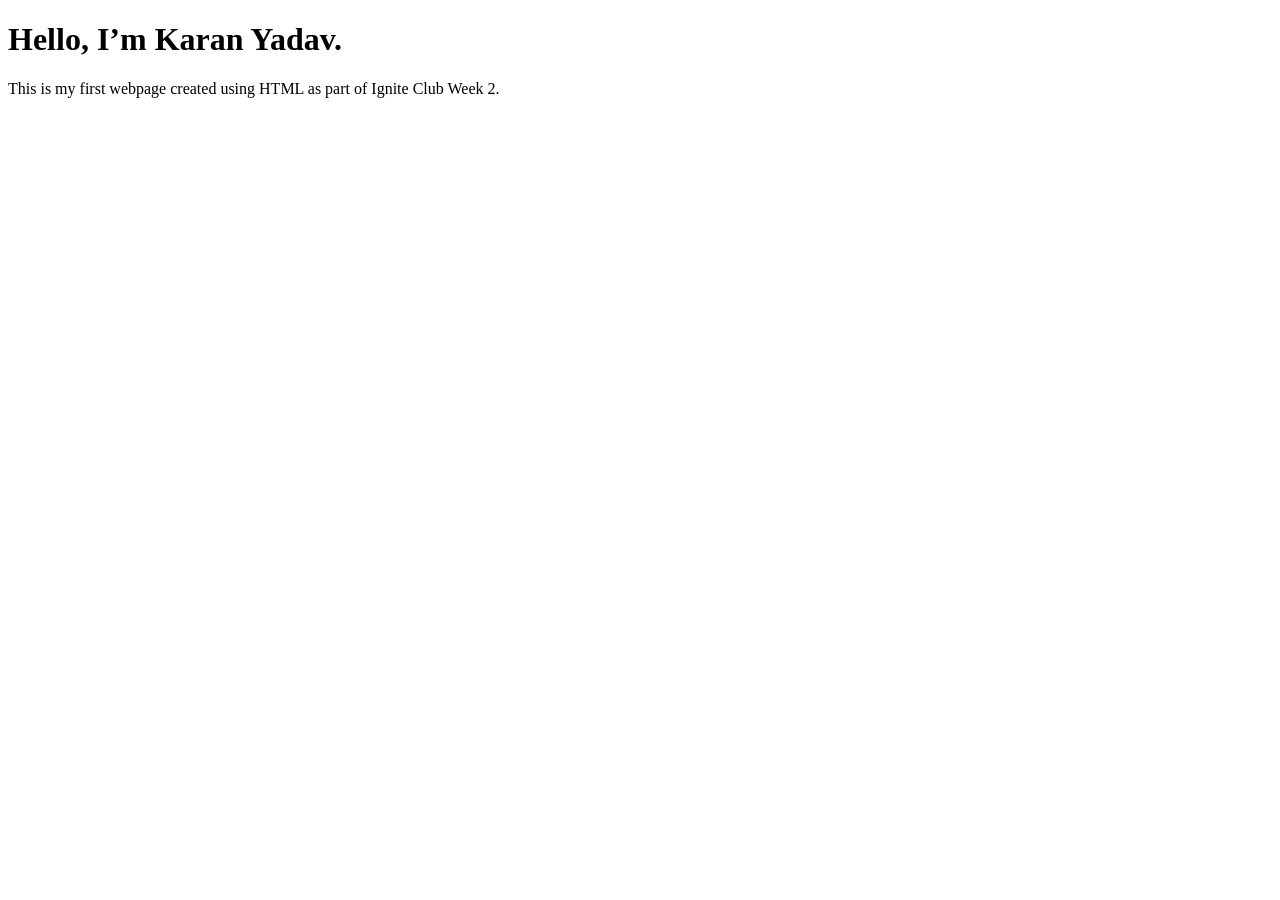
<file: index.html>
<!DOCTYPE html>
<html lang="en">
<head>
    <meta charset="UTF-8">
    <meta name="viewport" content="width=device-width, initial-scale=1.0">
    <title>My First Webpage</title>
</head>
<body>
    <!-- Main heading -->
    <h1>Hello, I’m Karan Yadav.</h1>

    <!-- Paragraph -->
    <p>This is my first webpage created using HTML as part of Ignite Club Week 2.</p>
</body>
</html>
</file>
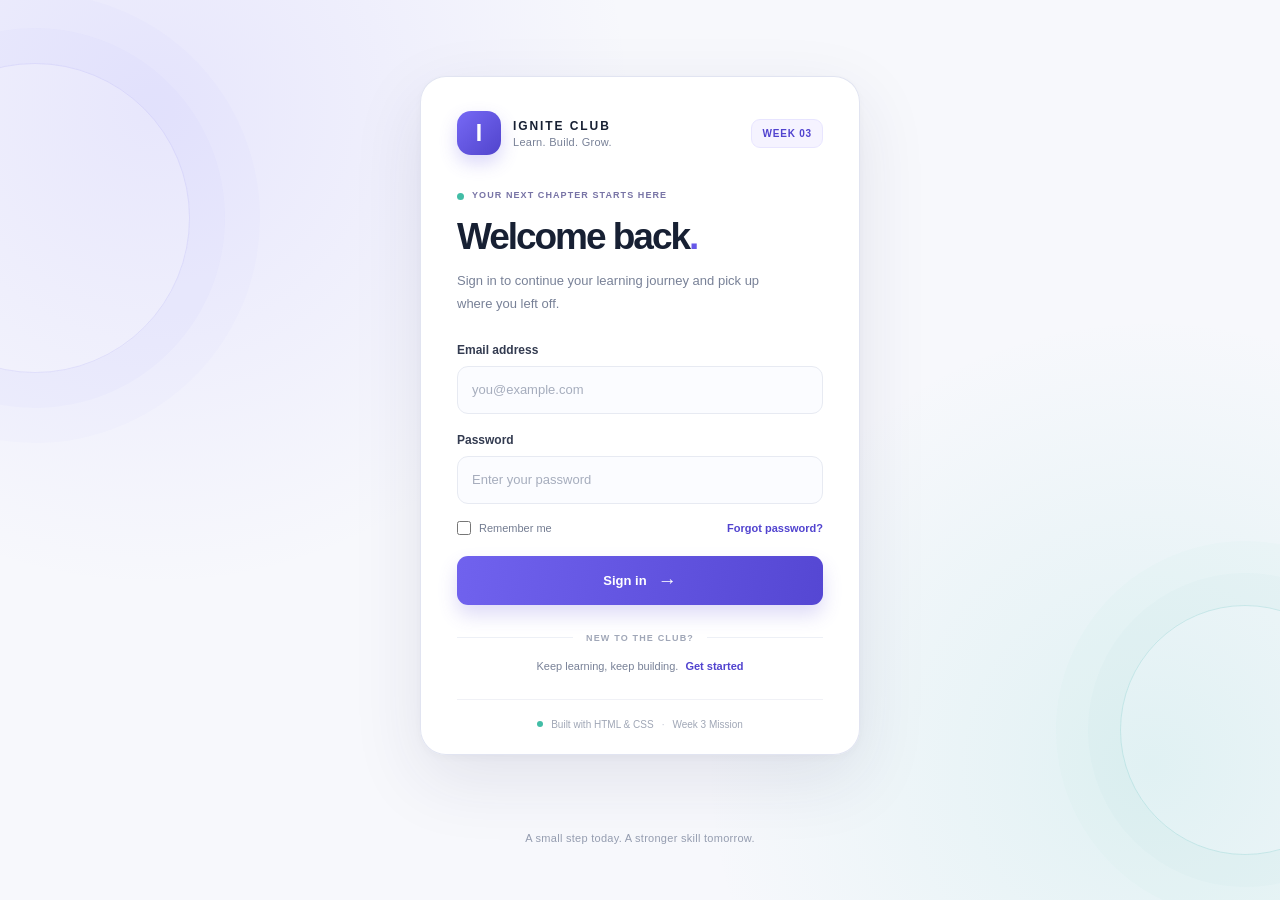
<file: login.html>
<!DOCTYPE html>
<html lang="en">
<head>
  <meta charset="UTF-8">
  <meta name="viewport" content="width=device-width, initial-scale=1.0">
  <meta name="description" content="A clean, responsive login page built with HTML and CSS.">
  <title>Sign In | Ignite Club</title>
  <link rel="stylesheet" href="style.css">
</head>
<body>
  <main class="page-shell">
    <div class="background-orb orb-one" aria-hidden="true"></div>
    <div class="background-orb orb-two" aria-hidden="true"></div>

    <section class="login-card" aria-labelledby="login-title">
      <header class="brand-row">
        <div class="brand-mark" aria-hidden="true">I</div>
        <div class="brand-copy">
          <span class="brand-name">IGNITE CLUB</span>
          <span class="brand-subtitle">Learn. Build. Grow.</span>
        </div>
        <span class="week-badge">WEEK 03</span>
      </header>

      <div class="intro">
        <p class="eyebrow"><span class="status-dot"></span> YOUR NEXT CHAPTER STARTS HERE</p>
        <h1 id="login-title">Welcome back<span>.</span></h1>
        <p class="intro-text">Sign in to continue your learning journey and pick up where you left off.</p>
      </div>

      <form class="login-form" id="login-form" action="#" method="post">
        <div class="form-group">
          <label for="email">Email address</label>
          <input
            id="email"
            name="email"
            type="email"
            placeholder="you@example.com"
            autocomplete="email"
            required
          >
        </div>

        <div class="form-group">
          <label for="password">Password</label>
          <input
            id="password"
            name="password"
            type="password"
            placeholder="Enter your password"
            autocomplete="current-password"
            required
          >
        </div>

        <div class="form-options">
          <label class="remember-option" for="remember">
            <input id="remember" name="remember" type="checkbox">
            <span>Remember me</span>
          </label>
          <a class="text-link" href="#forgot-password">Forgot password?</a>
        </div>

        <button class="submit-button" type="submit">
          <span>Sign in</span>
          <span class="button-arrow" aria-hidden="true">→</span>
        </button>
        <p class="form-feedback" id="form-feedback" role="status" aria-live="polite" hidden>
          Demo only — connect a backend to enable real sign-in.
        </p>
      </form>

      <div class="divider"><span>NEW TO THE CLUB?</span></div>
      <p class="register-copy">Keep learning, keep building. <a class="text-link" href="#register">Get started</a></p>

      <footer class="card-footer">
        <span class="footer-dot" aria-hidden="true"></span>
        Built with HTML &amp; CSS
        <span class="footer-separator" aria-hidden="true">·</span>
        Week 3 Mission
      </footer>
    </section>

    <p class="page-note">A small step today. A stronger skill tomorrow.</p>
  </main>

  <script>
    // This is a front-end learning project; no credentials are sent to a server.
    document.getElementById("login-form").addEventListener("submit", function (event) {
      event.preventDefault();
      document.getElementById("form-feedback").hidden = false;
    });
  </script>
</body>
</html>
</file>
<file: style.css>
/* Week 3 Mission — Login Page
   Built with plain HTML and CSS. */

:root {
  color-scheme: light;
  --ink: #172033;
  --muted: #788197;
  --accent: #6658e8;
  --accent-dark: #5143cf;
  --line: #e7eaf2;
  --surface: #ffffff;
}

* {
  box-sizing: border-box;
}

html {
  min-width: 320px;
}

body {
  min-height: 100vh;
  margin: 0;
  font-family: Inter, "Segoe UI", Roboto, Helvetica, Arial, sans-serif;
  color: var(--ink);
  background:
    radial-gradient(circle at 12% 12%, rgba(126, 112, 255, 0.13), transparent 30rem),
    radial-gradient(circle at 90% 85%, rgba(72, 194, 183, 0.13), transparent 28rem),
    #f7f8fc;
}

button,
input {
  font: inherit;
}

a {
  color: inherit;
}

.page-shell {
  position: relative;
  display: grid;
  min-height: 100vh;
  place-items: center;
  isolation: isolate;
  overflow: hidden;
  padding: 48px 20px 28px;
}

.background-orb {
  position: absolute;
  z-index: -1;
  border: 1px solid rgba(102, 88, 232, 0.12);
  border-radius: 50%;
  pointer-events: none;
}

.orb-one {
  top: 7%;
  left: -120px;
  width: 310px;
  height: 310px;
  box-shadow: 0 0 0 35px rgba(102, 88, 232, 0.025), 0 0 0 70px rgba(102, 88, 232, 0.02);
}

.orb-two {
  right: -90px;
  bottom: 5%;
  width: 250px;
  height: 250px;
  border-color: rgba(49, 173, 164, 0.18);
  box-shadow: 0 0 0 32px rgba(49, 173, 164, 0.025), 0 0 0 64px rgba(49, 173, 164, 0.02);
}

.login-card {
  width: min(100%, 440px);
  padding: 34px 36px 24px;
  border: 1px solid rgba(222, 226, 240, 0.9);
  border-radius: 26px;
  background: rgba(255, 255, 255, 0.94);
  box-shadow: 0 24px 70px rgba(35, 44, 85, 0.10), 0 3px 12px rgba(35, 44, 85, 0.035);
  backdrop-filter: blur(14px);
  animation: card-appear 550ms ease-out both;
}

.brand-row {
  display: flex;
  align-items: center;
  gap: 12px;
  padding-bottom: 34px;
}

.brand-mark {
  display: grid;
  width: 44px;
  height: 44px;
  flex: 0 0 44px;
  place-items: center;
  border-radius: 14px;
  background: linear-gradient(135deg, #7669f5, #5144cc);
  box-shadow: 0 8px 18px rgba(102, 88, 232, 0.24);
  color: #fff;
  font-size: 23px;
  font-weight: 800;
}

.brand-copy {
  display: grid;
  gap: 3px;
}

.brand-name {
  font-size: 12px;
  font-weight: 800;
  letter-spacing: 0.16em;
}

.brand-subtitle {
  color: var(--muted);
  font-size: 11px;
  letter-spacing: 0.025em;
}

.week-badge {
  margin-left: auto;
  padding: 8px 10px;
  border: 1px solid #e8e5ff;
  border-radius: 9px;
  background: #f5f3ff;
  color: var(--accent-dark);
  font-size: 10px;
  font-weight: 800;
  letter-spacing: 0.08em;
  white-space: nowrap;
}

.intro {
  margin-bottom: 27px;
}

.eyebrow {
  display: flex;
  align-items: center;
  gap: 8px;
  margin: 0 0 13px;
  color: #7773a5;
  font-size: 9px;
  font-weight: 800;
  letter-spacing: 0.12em;
  line-height: 1.5;
}

.status-dot,
.footer-dot {
  width: 7px;
  height: 7px;
  flex: 0 0 7px;
  border-radius: 50%;
  background: #42bda6;
}

h1 {
  margin: 0;
  font-size: clamp(30px, 7vw, 37px);
  font-weight: 750;
  letter-spacing: -0.055em;
  line-height: 1.12;
}

h1 span {
  color: var(--accent);
}

.intro-text {
  max-width: 310px;
  margin: 13px 0 0;
  color: var(--muted);
  font-size: 13px;
  line-height: 1.75;
}

.login-form {
  display: grid;
  gap: 19px;
}

.form-group {
  display: grid;
  gap: 9px;
}

.form-group > label {
  color: #333b50;
  font-size: 12px;
  font-weight: 700;
}

.form-group input {
  width: 100%;
  min-height: 48px;
  padding: 0 14px;
  border: 1px solid var(--line);
  border-radius: 11px;
  outline: none;
  background: #fbfcff;
  color: var(--ink);
  font-size: 13px;
  transition: border-color 180ms ease, box-shadow 180ms ease, background 180ms ease;
}

.form-group input::placeholder {
  color: #a6adbd;
}

.form-group input:hover {
  border-color: #d4d7e8;
}

.form-group input:focus {
  border-color: #867bf2;
  background: #fff;
  box-shadow: 0 0 0 4px rgba(102, 88, 232, 0.11);
}

.form-options {
  display: flex;
  align-items: center;
  justify-content: space-between;
  gap: 12px;
  margin-top: -2px;
}

.remember-option {
  display: inline-flex;
  align-items: center;
  gap: 8px;
  color: #737c91;
  font-size: 11px;
  cursor: pointer;
}

.remember-option input {
  width: 14px;
  height: 14px;
  margin: 0;
  accent-color: var(--accent);
  cursor: pointer;
}

.text-link {
  color: var(--accent-dark);
  font-size: 11px;
  font-weight: 700;
  text-decoration: none;
  text-underline-offset: 3px;
}

.text-link:hover {
  color: #3c31b0;
  text-decoration: underline;
}

.text-link:focus-visible,
.submit-button:focus-visible {
  outline: 3px solid rgba(102, 88, 232, 0.35);
  outline-offset: 3px;
}

.submit-button {
  display: flex;
  width: 100%;
  min-height: 49px;
  align-items: center;
  justify-content: center;
  gap: 11px;
  margin-top: 2px;
  padding: 0 18px;
  border: 0;
  border-radius: 11px;
  background: linear-gradient(100deg, #7062ee, #5547d3);
  box-shadow: 0 10px 19px rgba(92, 77, 217, 0.20);
  color: #fff;
  font-size: 13px;
  font-weight: 750;
  cursor: pointer;
  transition: transform 180ms ease, box-shadow 180ms ease, filter 180ms ease;
}

.submit-button:hover {
  transform: translateY(-1px);
  box-shadow: 0 13px 24px rgba(92, 77, 217, 0.27);
  filter: saturate(1.08);
}

.submit-button:active {
  transform: translateY(0);
}

.button-arrow {
  font-size: 19px;
  font-weight: 400;
  line-height: 1;
  transition: transform 180ms ease;
}

.submit-button:hover .button-arrow {
  transform: translateX(3px);
}

.divider {
  display: flex;
  align-items: center;
  gap: 13px;
  margin: 28px 0 17px;
  color: #a0a7b8;
  font-size: 9px;
  font-weight: 800;
  letter-spacing: 0.13em;
  white-space: nowrap;
}

.divider::before,
.divider::after {
  height: 1px;
  flex: 1;
  background: #edf0f6;
  content: "";
}

.register-copy {
  margin: 0;
  color: var(--muted);
  font-size: 11px;
  text-align: center;
}

.register-copy .text-link {
  margin-left: 4px;
}

.card-footer {
  display: flex;
  align-items: center;
  justify-content: center;
  gap: 8px;
  margin-top: 27px;
  padding-top: 19px;
  border-top: 1px solid #f0f1f6;
  color: #a0a7b6;
  font-size: 10px;
}

.footer-dot {
  width: 6px;
  height: 6px;
  flex-basis: 6px;
}

.footer-separator {
  color: #c1c6d3;
}

.page-note {
  margin: 20px 0 0;
  color: #959db0;
  font-size: 11px;
  letter-spacing: 0.025em;
  text-align: center;
}

@keyframes card-appear {
  from {
    opacity: 0;
    transform: translateY(12px);
  }

  to {
    opacity: 1;
    transform: translateY(0);
  }
}

@media (max-width: 480px) {
  .page-shell {
    padding: 28px 16px 22px;
  }

  .login-card {
    padding: 27px 22px 21px;
    border-radius: 22px;
  }

  .brand-row {
    padding-bottom: 29px;
  }

  .week-badge {
    padding: 7px 8px;
    font-size: 9px;
  }

  .form-options {
    align-items: flex-start;
  }

  .page-note {
    max-width: 280px;
    line-height: 1.6;
  }
}

@media (prefers-reduced-motion: reduce) {
  *,
  *::before,
  *::after {
    scroll-behavior: auto !important;
    animation-duration: 0.01ms !important;
    animation-iteration-count: 1 !important;
    transition-duration: 0.01ms !important;
  }
}


.form-feedback {
  margin: -5px 0 0;
  padding: 10px 12px;
  border: 1px solid #dedbff;
  border-radius: 9px;
  background: #f7f6ff;
  color: #5143cf;
  font-size: 11px;
  line-height: 1.5;
}

.form-feedback[hidden] {
  display: none;
}
</file>
